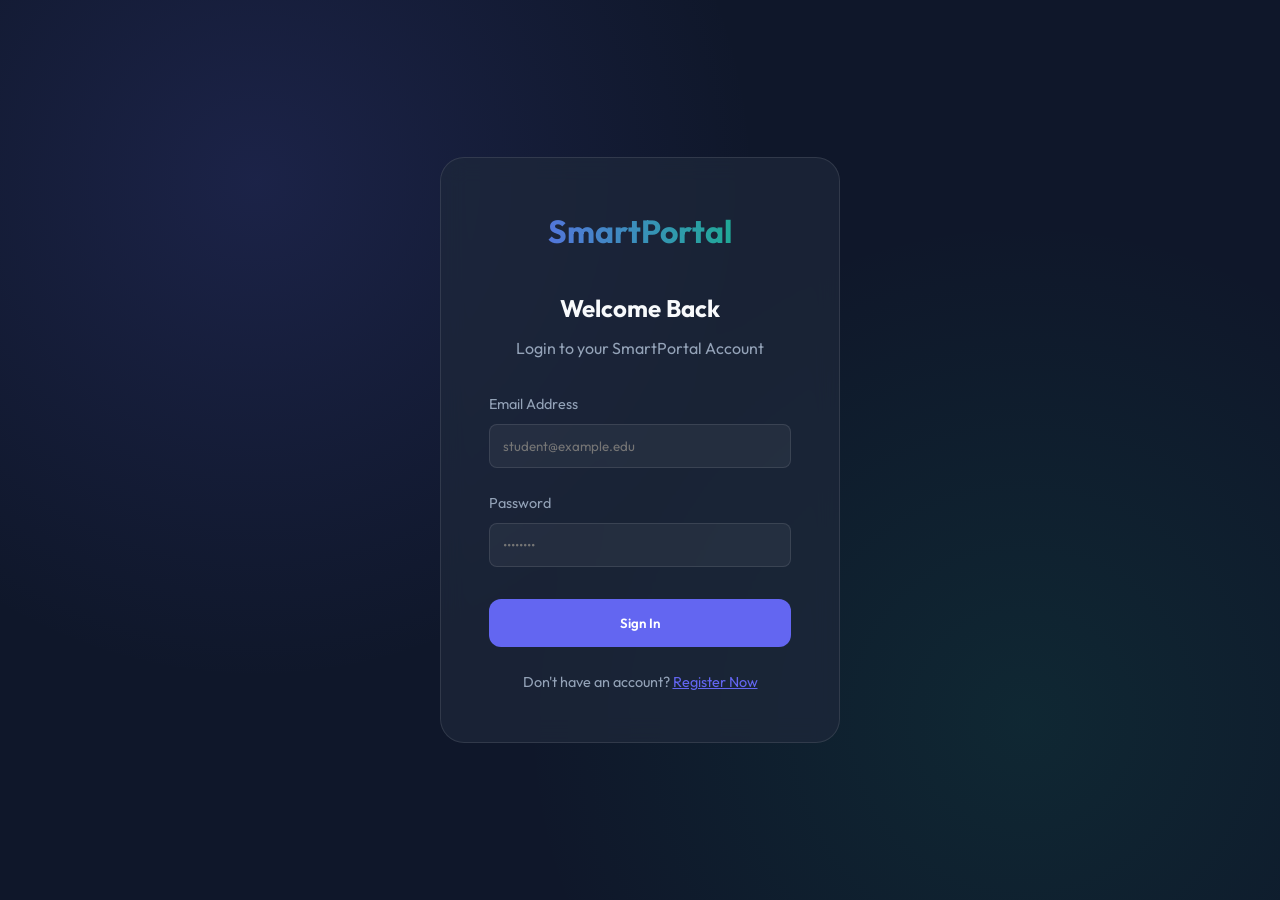
<file: index.html>
<!DOCTYPE html>
<html lang="en">
<head>
    <meta charset="UTF-8">
    <meta name="viewport" content="width=device-width, initial-scale=1.0">
    <title>SmartPortal | Match Your Career</title>
    <meta name="description" content="AI-powered job portal that matches your resume with the perfect job opportunities.">
    <link rel="stylesheet" href="style.css">
    <link rel="stylesheet" href="https://cdnjs.cloudflare.com/ajax/libs/font-awesome/6.4.0/css/all.min.css">
</head>
<body>
    <header>
        <div class="logo">SmartPortal <span style="font-size: 0.8rem; font-weight: 400; opacity: 0.7;">MCA Project</span></div>
        <nav>
            <ul>
                <li><a href="index.html" class="active">Home</a></li>
                <li><a href="dashboard.html">Dashboard</a></li>
                <li><a href="applications.html">Applications</a></li>
                <li><a href="interviews.html">Interviews</a></li>
                <li><a href="ai-assistant.html">AI Assistant</a></li>
                <li><a href="profile.html">Profile</a></li>
            </ul>
        </nav>
        <div class="auth">
            <a href="login.html" class="btn btn-outline">Login</a>
        </div>
    </header>

    <main>
        <section class="hero animate-up">
            <h1>Find Your Dream Job with <span>AI Precision</span></h1>
            <p>The Complete Recruitment Workflow: Login, Setup Profile, Upload Resume, and Match with Top Companies.</p>
            <div class="cta-group">
                <a href="login.html" class="btn btn-primary">Start Your Journey</a>
                <a href="#workflow" class="btn btn-outline">How it Works</a>
            </div>
        </section>

        <section id="upload" class="upload-container animate-up" style="animation-delay: 0.2s; margin-top: 4rem;">
            <div style="text-align: center; margin-bottom: 3rem;">
                <h2 style="font-size: 2.5rem; margin-bottom: 1rem;">Upload Your Resume</h2>
                <p style="color: var(--text-muted);">Let our AI parse your profile and match you with the best opportunities.</p>
            </div>
            
            <div class="glass drop-zone" id="dropZone" style="max-width: 600px; margin: 0 auto;">
                <input type="file" id="fileInput" hidden accept=".pdf,.doc,.docx">
                <i class="fas fa-cloud-upload-alt"></i>
                <h2>Drop Resume Here</h2>
                <p>or click to browse from your device</p>
                <p style="font-size: 0.8rem; margin-top: 1rem; color: var(--text-muted);">Supported formats: PDF, DOCX (Max 5MB)</p>
            </div>
            
            <div id="fileInfo" style="display: none; margin-top: 1.5rem; max-width: 600px; margin-left: auto; margin-right: auto;" class="glass p-4">
                <p id="fileName" style="font-weight: 600;"></p>
                <div class="progress-bar" style="height: 4px; background: var(--glass-border); border-radius: 2px; margin-top: 0.5rem; overflow: hidden;">
                    <div id="progressFill" style="height: 100%; width: 0%; background: var(--primary); transition: 0.3s;"></div>
                </div>
            </div>
        </section>

        <section id="workflow" style="padding: 6rem 10%; text-align: center;" class="animate-up">
            <h2 style="margin-bottom: 3rem;">Student Recruitment Workflow</h2>
            <div style="display: grid; grid-template-columns: repeat(auto-fit, minmax(200px, 1fr)); gap: 2rem;">
                <div class="glass" style="padding: 2rem;">
                    <div style="font-size: 2rem; color: var(--primary); margin-bottom: 1rem;">01</div>
                    <h4>Login</h4>
                    <p style="font-size: 0.85rem; color: var(--text-muted);">Secure access to the portal.</p>
                </div>
                <div class="glass" style="padding: 2rem;">
                    <div style="font-size: 2rem; color: var(--primary); margin-bottom: 1rem;">02</div>
                    <h4>Create Profile</h4>
                    <p style="font-size: 0.85rem; color: var(--text-muted);">Setup your professional identity.</p>
                </div>
                <div class="glass" style="padding: 2rem;">
                    <div style="font-size: 2rem; color: var(--primary); margin-bottom: 1rem;">03</div>
                    <h4>Upload Resume</h4>
                    <p style="font-size: 0.85rem; color: var(--text-muted);">Let AI analyze your skills.</p>
                </div>
                <div class="glass" style="padding: 2rem;">
                    <div style="font-size: 2rem; color: var(--primary); margin-bottom: 1rem;">04</div>
                    <h4>Match & Apply</h4>
                    <p style="font-size: 0.85rem; color: var(--text-muted);">Find high-paying jobs.</p>
                </div>
                <div class="glass" style="padding: 2rem;">
                    <div style="font-size: 2rem; color: var(--primary); margin-bottom: 1rem;">05</div>
                    <h4>Interview</h4>
                    <p style="font-size: 0.85rem; color: var(--text-muted);">Track your progress live.</p>
                </div>
            </div>
        </section>

        <section class="features" id="features" style="padding: 6rem 10%;">
            <div class="stats-grid">
                <div class="glass stat-card">
                    <i class="fas fa-brain" style="color: var(--primary); margin-bottom: 1rem; font-size: 1.5rem;"></i>
                    <h3>AI Matching</h3>
                    <p style="color: var(--text-muted); font-size: 0.9rem;">Advanced NLP to parse your resume and extract key skills.</p>
                </div>
                <div class="glass stat-card">
                    <i class="fas fa-bolt" style="color: var(--accent); margin-bottom: 1rem; font-size: 1.5rem;"></i>
                    <h3>Instant Results</h3>
                    <p style="color: var(--text-muted); font-size: 0.9rem;">Get matched with high-relevance jobs in seconds.</p>
                </div>
                <div class="glass stat-card">
                    <i class="fas fa-chart-line" style="color: #f59e0b; margin-bottom: 1rem; font-size: 1.5rem;"></i>
                    <h3>Career Growth</h3>
                    <p style="color: var(--text-muted); font-size: 0.9rem;">Personalized insights on skill gaps and market trends.</p>
                </div>
            </div>

            <div style="margin-top: 6rem; text-align: center;" class="animate-up">
                <h2 style="margin-bottom: 2rem;">Technology Stack</h2>
                <div style="display: flex; justify-content: center; gap: 1.5rem; flex-wrap: wrap;">
                    <div class="glass" style="padding: 1.5rem; width: 180px;">
                        <i class="fab fa-html5" style="font-size: 2rem; color: #e34f26;"></i>
                        <p style="margin-top: 0.5rem;">HTML5/CSS3</p>
                    </div>
                    <div class="glass" style="padding: 1.5rem; width: 180px;">
                        <i class="fab fa-js" style="font-size: 2rem; color: #f7df1e;"></i>
                        <p style="margin-top: 0.5rem;">JavaScript ES6+</p>
                    </div>
                    <div class="glass" style="padding: 1.5rem; width: 180px;">
                        <i class="fab fa-java" style="font-size: 2rem; color: #007396;"></i>
                        <p style="margin-top: 0.5rem;">Java Spring Boot</p>
                    </div>
                    <div class="glass" style="padding: 1.5rem; width: 180px;">
                        <i class="fas fa-database" style="font-size: 2rem; color: #4479a1;"></i>
                        <p style="margin-top: 0.5rem;">MySQL/PostgreSQL</p>
                    </div>
                </div>
            </div>
        </section>
    </main>

    <script src="script.js"></script>
</body>
</html>
</file>
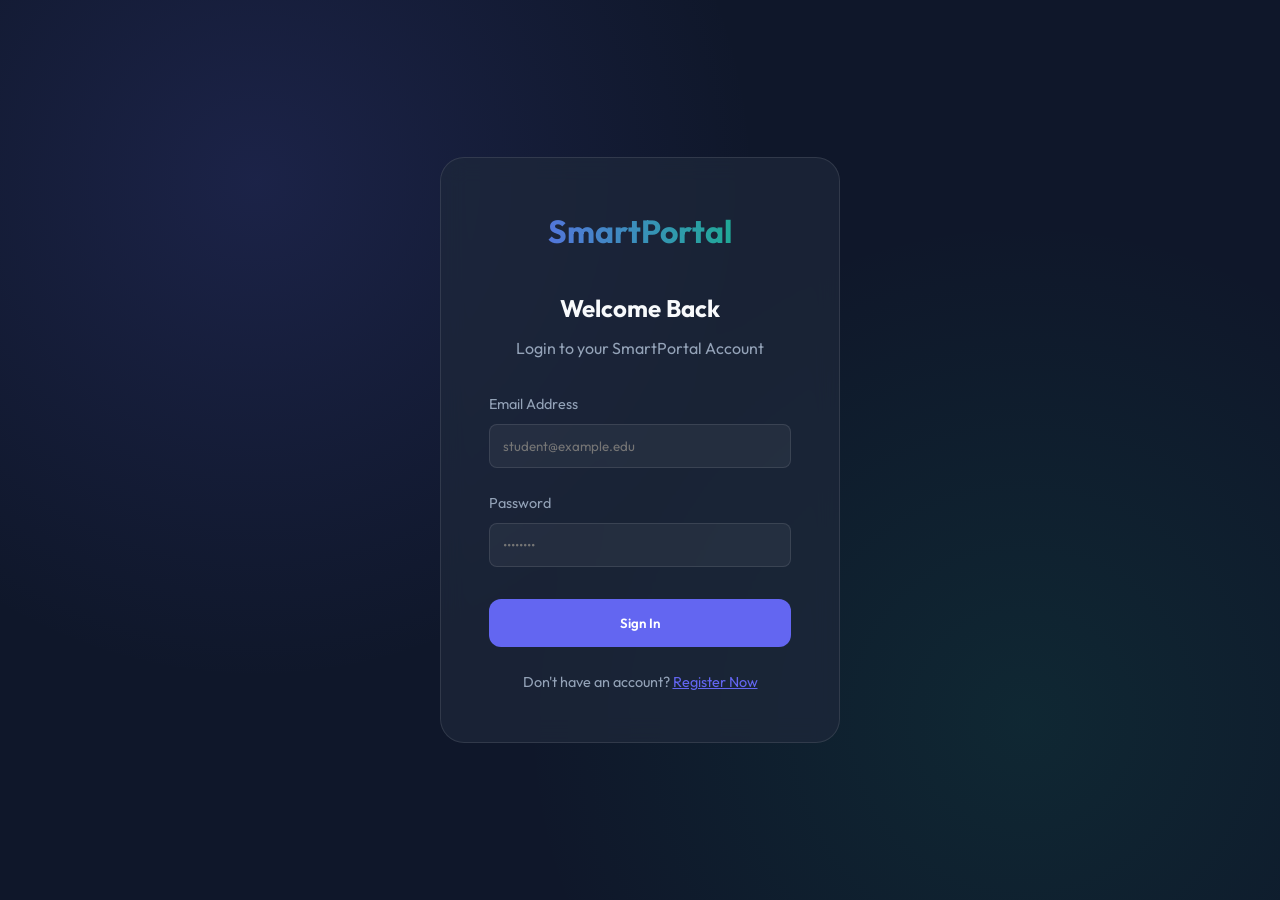
<file: login.html>
<!DOCTYPE html>
<html lang="en">

<head>
    <meta charset="UTF-8">
    <meta name="viewport" content="width=device-width, initial-scale=1.0">
    <title>Login | SmartPortal MCA Project</title>
    <link rel="stylesheet" href="style.css">
    <link rel="stylesheet" href="https://cdnjs.cloudflare.com/ajax/libs/font-awesome/6.4.0/css/all.min.css">
</head>

<body style="display: flex; align-items: center; justify-content: center; min-height: 100vh;">
    <div class="glass" style="width: 100%; max-width: 400px; padding: 3rem; text-align: center;">
        <div class="logo" style="margin-bottom: 2rem; font-size: 2rem;">SmartPortal</div>
        <h2 style="margin-bottom: 0.5rem;">Welcome Back</h2>
        <p style="color: var(--text-muted); margin-bottom: 2rem;">Login to your SmartPortal Account</p>

        <form id="loginForm">
            <div style="text-align: left; margin-bottom: 1.5rem;">
                <label style="display: block; margin-bottom: 0.5rem; font-size: 0.9rem; color: var(--text-muted);">Email
                    Address</label>
                <input type="email" placeholder="student@example.edu" required
                    style="width: 100%; padding: 0.8rem; border-radius: 8px; background: rgba(255,255,255,0.05); border: 1px solid var(--glass-border); color: white; outline: none;">
            </div>
            <div style="text-align: left; margin-bottom: 2rem;">
                <label
                    style="display: block; margin-bottom: 0.5rem; font-size: 0.9rem; color: var(--text-muted);">Password</label>
                <input type="password" placeholder="••••••••" required
                    style="width: 100%; padding: 0.8rem; border-radius: 8px; background: rgba(255,255,255,0.05); border: 1px solid var(--glass-border); color: white; outline: none;">
            </div>
            <button type="submit" class="btn btn-primary" style="width: 100%; padding: 1rem;">Sign In</button>
        </form>

        <p style="margin-top: 1.5rem; font-size: 0.9rem; color: var(--text-muted);">
            Don't have an account? <a href="signup.html" style="color: var(--primary);">Register Now</a>
        </p>
    </div>

    <div id="toast" class="toast">Login Successful!</div>

    <script>
        // Check for success message from signup
        const urlParams = new URLSearchParams(window.location.search);
        if (urlParams.has('success')) {
            const toast = document.getElementById('toast');
            toast.textContent = 'Account Created! Please Login.';
            toast.style.display = 'block';
            toast.style.background = 'var(--accent)';
            setTimeout(() => toast.style.display = 'none', 4000);
        }

        document.getElementById('loginForm').addEventListener('submit', (e) => {
            e.preventDefault();

            const emailInput = document.querySelector('input[type="email"]').value;
            const users = JSON.parse(localStorage.getItem('portalUsers') || '[]');
            const user = users.find(u => u.email === emailInput);

            if (user) {
                sessionStorage.setItem('isLoggedIn', 'true');
                sessionStorage.setItem('currentUser', user.name);
                sessionStorage.setItem('currentUserRole', user.role);

                if (user.role === 'recruiter') {
                    window.location.href = 'recruiter-dashboard.html';
                } else {
                    window.location.href = 'profile.html';
                }
            } else {
                const toast = document.getElementById('toast');
                toast.textContent = 'User not found. Please register first.';
                toast.style.display = 'block';
                toast.style.background = '#ef4444';
                setTimeout(() => toast.style.display = 'none', 4000);
            }
        });
    </script>
</body>

</html>
</file>
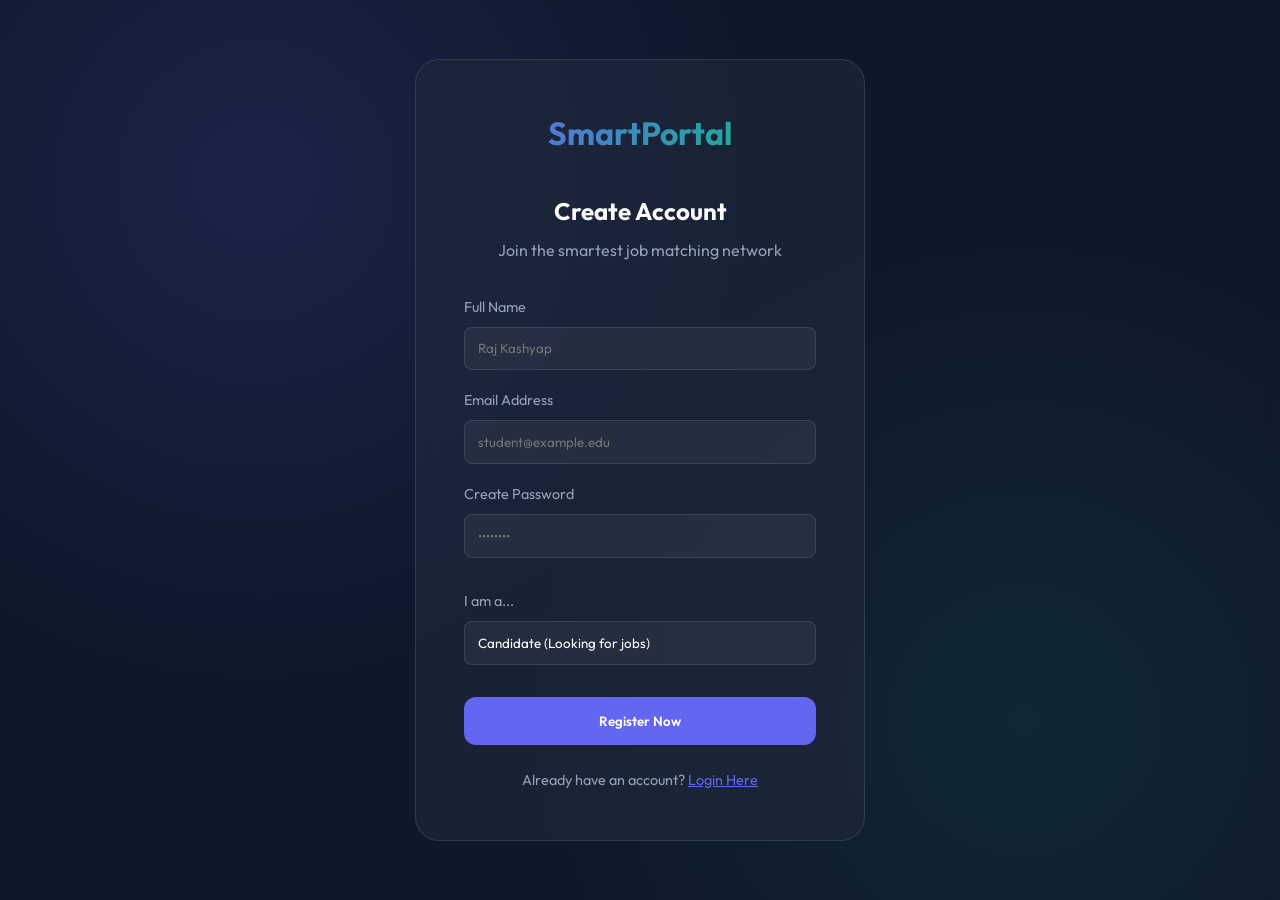
<file: signup.html>
<!DOCTYPE html>
<html lang="en">
<head>
    <meta charset="UTF-8">
    <meta name="viewport" content="width=device-width, initial-scale=1.0">
    <title>Sign Up | SmartPortal</title>
    <link rel="stylesheet" href="style.css">
    <link rel="stylesheet" href="https://cdnjs.cloudflare.com/ajax/libs/font-awesome/6.4.0/css/all.min.css">
</head>
<body style="display: flex; align-items: center; justify-content: center; min-height: 100vh;">
    <div class="glass" style="width: 100%; max-width: 450px; padding: 3rem; text-align: center;">
        <div class="logo" style="margin-bottom: 2rem; font-size: 2rem;">SmartPortal</div>
        <h2 style="margin-bottom: 0.5rem;">Create Account</h2>
        <p style="color: var(--text-muted); margin-bottom: 2rem;">Join the smartest job matching network</p>
        
        <form id="signupForm">
            <div style="text-align: left; margin-bottom: 1.2rem;">
                <label style="display: block; margin-bottom: 0.5rem; font-size: 0.9rem; color: var(--text-muted);">Full Name</label>
                <input type="text" id="signupName" placeholder="Raj Kashyap" required style="width: 100%; padding: 0.8rem; border-radius: 8px; background: rgba(255,255,255,0.05); border: 1px solid var(--glass-border); color: white; outline: none;">
            </div>
            <div style="text-align: left; margin-bottom: 1.2rem;">
                <label style="display: block; margin-bottom: 0.5rem; font-size: 0.9rem; color: var(--text-muted);">Email Address</label>
                <input type="email" id="signupEmail" placeholder="student@example.edu" required style="width: 100%; padding: 0.8rem; border-radius: 8px; background: rgba(255,255,255,0.05); border: 1px solid var(--glass-border); color: white; outline: none;">
            </div>
            <div style="text-align: left; margin-bottom: 2rem;">
                <label style="display: block; margin-bottom: 0.5rem; font-size: 0.9rem; color: var(--text-muted);">Create Password</label>
                <input type="password" id="signupPass" placeholder="••••••••" required style="width: 100%; padding: 0.8rem; border-radius: 8px; background: rgba(255,255,255,0.05); border: 1px solid var(--glass-border); color: white; outline: none;">
            </div>
            <div style="text-align: left; margin-bottom: 2rem;">
                <label style="display: block; margin-bottom: 0.5rem; font-size: 0.9rem; color: var(--text-muted);">I am a...</label>
                <select id="signupRole" style="width: 100%; padding: 0.8rem; border-radius: 8px; background: rgba(255,255,255,0.05); border: 1px solid var(--glass-border); color: white; outline: none; appearance: none;">
                    <option value="candidate" style="color: black;">Candidate (Looking for jobs)</option>
                    <option value="recruiter" style="color: black;">Recruiter (Posting jobs)</option>
                </select>
            </div>
            <button type="submit" class="btn btn-primary" style="width: 100%; padding: 1rem;">Register Now</button>
        </form>
        
        <p style="margin-top: 1.5rem; font-size: 0.9rem; color: var(--text-muted);">
            Already have an account? <a href="login.html" style="color: var(--primary);">Login Here</a>
        </p>
    </div>

    <script>
        document.getElementById('signupForm').addEventListener('submit', (e) => {
            e.preventDefault();
            const name = document.getElementById('signupName').value;
            const email = document.getElementById('signupEmail').value;
            const role = document.getElementById('signupRole').value;
            
            // Simulate database storage
            const users = JSON.parse(localStorage.getItem('portalUsers') || '[]');
            users.push({ name, email, role, date: new Date().toLocaleDateString() });
            localStorage.setItem('portalUsers', JSON.stringify(users));
            sessionStorage.setItem('currentUser', name);
            sessionStorage.setItem('currentUserRole', role);
            
            window.location.href = 'login.html?success=true';
        });
    </script>
</body>
</html>
</file>
<file: style.css>
@import url('https://fonts.googleapis.com/css2?family=Outfit:wght@300;400;600;700&display=swap');

:root {
    --primary: #6366f1;
    --primary-hover: #4f46e5;
    --bg-dark: #0f172a;
    --bg-card: rgba(30, 41, 59, 0.7);
    --text-main: #f8fafc;
    --text-muted: #94a3b8;
    --accent: #10b981;
    --glass-border: rgba(255, 255, 255, 0.1);
    --shadow-lg: 0 10px 25px -5px rgba(0, 0, 0, 0.3), 0 8px 10px -6px rgba(0, 0, 0, 0.3);
}

* {
    margin: 0;
    padding: 0;
    box-sizing: border-box;
    font-family: 'Outfit', sans-serif;
}

body {
    background-color: var(--bg-dark);
    color: var(--text-main);
    line-height: 1.6;
    overflow-x: hidden;
    background-image: 
        radial-gradient(circle at 20% 20%, rgba(99, 102, 241, 0.15) 0%, transparent 40%),
        radial-gradient(circle at 80% 80%, rgba(16, 185, 129, 0.1) 0%, transparent 40%);
    min-height: 100vh;
}

/* Glassmorphism Utility */
.glass {
    background: var(--bg-card);
    backdrop-filter: blur(12px);
    -webkit-backdrop-filter: blur(12px);
    border: 1px solid var(--glass-border);
    border-radius: 24px;
}

/* Header & Nav */
header {
    padding: 1.5rem 10%;
    display: flex;
    justify-content: space-between;
    align-items: center;
    position: fixed;
    width: 100%;
    top: 0;
    z-index: 1000;
    background: rgba(15, 23, 42, 0.8);
    backdrop-filter: blur(8px);
}

.logo {
    font-size: 1.5rem;
    font-weight: 700;
    background: linear-gradient(to right, #6366f1, #10b981);
    -webkit-background-clip: text;
    -webkit-text-fill-color: transparent;
}

nav ul {
    display: flex;
    list-style: none;
    gap: 2rem;
}

nav a {
    text-decoration: none;
    color: var(--text-muted);
    font-weight: 500;
    transition: 0.3s;
}

nav a:hover, nav a.active {
    color: var(--primary);
}

/* Hero Section */
.hero {
    padding: 12rem 10% 6rem;
    text-align: center;
    max-width: 1000px;
    margin: 0 auto;
}

.hero h1 {
    font-size: 4rem;
    line-height: 1.1;
    margin-bottom: 1.5rem;
    font-weight: 700;
}

.hero h1 span {
    color: var(--primary);
}

.hero p {
    color: var(--text-muted);
    font-size: 1.25rem;
    margin-bottom: 3rem;
}

.cta-group {
    display: flex;
    gap: 1rem;
    justify-content: center;
}

.btn {
    padding: 0.8rem 2rem;
    border-radius: 12px;
    font-weight: 600;
    cursor: pointer;
    transition: 0.3s transform, 0.3s background;
    text-decoration: none;
    display: inline-block;
}

.btn:active {
    transform: scale(0.95);
}

.btn-primary {
    background: var(--primary);
    color: white;
    border: none;
}

.btn-primary:hover {
    background: var(--primary-hover);
    box-shadow: 0 0 20px rgba(99, 102, 241, 0.4);
}

.btn-outline {
    background: transparent;
    border: 1px solid var(--glass-border);
    color: var(--text-main);
}

.btn-outline:hover {
    background: rgba(255, 255, 255, 0.05);
}

.btn-applied {
    background: rgba(16, 185, 129, 0.2) !important;
    color: var(--accent) !important;
    border: 1px solid var(--accent) !important;
    cursor: default !important;
}

/* Toast Notification */
.toast {
    position: fixed;
    bottom: 2rem;
    right: 2rem;
    padding: 1rem 2rem;
    background: var(--accent);
    color: white;
    border-radius: 12px;
    box-shadow: var(--shadow-lg);
    display: none;
    z-index: 1001;
    animation: slideIn 0.3s ease forwards;
}

@keyframes slideIn {
    from { transform: translateX(100%); opacity: 0; }
    to { transform: translateX(0); opacity: 1; }
}

/* Profile Section */
.profile-grid {
    display: grid;
    grid-template-columns: 300px 1fr;
    gap: 2rem;
    margin-top: 2rem;
}

.profile-sidebar {
    text-align: center;
    padding: 2rem;
}

.profile-avatar {
    width: 120px;
    height: 120px;
    border-radius: 50%;
    background: var(--primary);
    margin: 0 auto 1.5rem;
    display: flex;
    align-items: center;
    justify-content: center;
    font-size: 3rem;
    font-weight: 700;
    border: 4px solid var(--glass-border);
}

.profile-main {
    padding: 2rem;
}

.info-group {
    margin-bottom: 2rem;
}

.info-group h3 {
    border-bottom: 1px solid var(--glass-border);
    padding-bottom: 0.5rem;
    margin-bottom: 1rem;
    color: var(--primary);
}

.info-row {
    display: flex;
    justify-content: space-between;
    margin-bottom: 0.8rem;
}

.info-label { color: var(--text-muted); }

/* Application Status Badges */
.status-badge {
    padding: 0.3rem 0.8rem;
    border-radius: 99px;
    font-size: 0.8rem;
    font-weight: 600;
}

.status-pending { background: rgba(245, 158, 11, 0.1); color: #f59e0b; }
.status-accepted { background: rgba(16, 185, 129, 0.1); color: var(--accent); }
.status-rejected { background: rgba(239, 68, 68, 0.1); color: #ef4444; }

/* Tech Stack Chips */
.tech-tag {
    background: rgba(255, 255, 255, 0.05);
    padding: 0.2rem 0.6rem;
    border-radius: 4px;
    font-size: 0.8rem;
    margin-right: 0.5rem;
    border: 1px solid var(--glass-border);
}

.pulse {
    animation: pulse-animation 2s infinite;
}

@keyframes pulse-animation {
    0% { opacity: 1; }
    50% { opacity: 0.5; }
    100% { opacity: 1; }
}

.live-indicator {
    display: inline-flex;
    align-items: center;
    gap: 0.5rem;
    font-size: 0.75rem;
    color: var(--accent);
    margin-bottom: 1rem;
}

.live-dot {
    width: 8px;
    height: 8px;
    background: var(--accent);
    border-radius: 50%;
    box-shadow: 0 0 10px var(--accent);
}

/* Upload Section */
.upload-container {
    padding: 4rem 10%;
    max-width: 800px;
    margin: 0 auto;
}

.drop-zone {
    border: 2px dashed var(--glass-border);
    padding: 4rem;
    text-align: center;
    cursor: pointer;
    transition: 0.3s;
}

.drop-zone:hover, .drop-zone.drag-over {
    border-color: var(--primary);
    background: rgba(99, 102, 241, 0.05);
}

.drop-zone i {
    font-size: 3rem;
    color: var(--primary);
    margin-bottom: 1rem;
}

/* Dashboard Styles */
.dashboard-container {
    padding: 8rem 10% 4rem;
}

.stats-grid {
    display: grid;
    grid-template-columns: repeat(auto-fit, minmax(240px, 1fr));
    gap: 1.5rem;
    margin-bottom: 3rem;
}

.stat-card {
    padding: 1.5rem;
}

.stat-card h3 {
    color: var(--text-muted);
    font-size: 0.9rem;
    text-transform: uppercase;
    margin-bottom: 0.5rem;
}

.stat-card .value {
    font-size: 2rem;
    font-weight: 700;
}

.jobs-list {
    display: flex;
    flex-direction: column;
    gap: 1.5rem;
}

.job-card {
    padding: 1.5rem;
    display: flex;
    justify-content: space-between;
    align-items: center;
    transition: 0.3s;
}

.job-card:hover {
    transform: translateY(-5px);
    border-color: var(--primary);
}

.job-info h2 {
    font-size: 1.25rem;
    margin-bottom: 0.25rem;
}

.job-info p {
    color: var(--text-muted);
    font-size: 0.9rem;
}

.match-score {
    text-align: right;
}

.score-badge {
    background: rgba(16, 185, 129, 0.1);
    color: var(--accent);
    padding: 0.4rem 1rem;
    border-radius: 99px;
    font-weight: 600;
    font-size: 0.9rem;
}

/* Dashboard Grid Layout */
.dashboard-grid {
    display: grid;
    grid-template-columns: 1fr 320px;
    gap: 2rem;
    margin-top: 2rem;
}

.sidebar-card {
    padding: 1.5rem;
    height: fit-content;
}

.sidebar-card h3 {
    font-size: 1.1rem;
    margin-bottom: 1rem;
    display: flex;
    align-items: center;
    gap: 0.75rem;
}

.progress-bar-small {
    height: 6px;
    background: var(--glass-border);
    border-radius: 3px;
    overflow: hidden;
}

.progress-bar-small div {
    height: 100%;
    border-radius: 3px;
}

.skill-gap-item {
    margin-bottom: 1.2rem;
}

/* Animations */
@keyframes fadeInUp {
    from { opacity: 0; transform: translateY(20px); }
    to { opacity: 1; transform: translateY(0); }
}

.animate-up {
    animation: fadeInUp 0.8s ease forwards;
}

/* Responsive */
@media (max-width: 1024px) {
    .dashboard-grid {
        grid-template-columns: 1fr;
    }
    
    .sidebar {
        display: grid;
        grid-template-columns: repeat(auto-fit, minmax(300px, 1fr));
        gap: 1.5rem;
    }
}

@media (max-width: 768px) {
    .hero h1 { font-size: 2.5rem; }
    header { padding: 1rem 5%; }
    .job-card { flex-direction: column; align-items: flex-start; gap: 1rem; }
    .match-score { text-align: left; }
    .sidebar { grid-template-columns: 1fr; }
}
/* Custom Modal Overlay */
.modal-overlay {
    position: fixed;
    top: 0;
    left: 0;
    width: 100%;
    height: 100%;
    background: rgba(15, 23, 42, 0.8);
    backdrop-filter: blur(8px);
    display: none;
    align-items: center;
    justify-content: center;
    z-index: 2000;
    opacity: 0;
    transition: opacity 0.3s ease;
}

.modal-content {
    max-width: 450px;
    width: 90%;
    padding: 2.5rem;
    text-align: center;
    transform: scale(0.8);
    transition: transform 0.3s cubic-bezier(0.34, 1.56, 0.64, 1);
}

.modal-overlay.active {
    display: flex;
    opacity: 1;
}

.modal-overlay.active .modal-content {
    transform: scale(1);
}

.modal-icon {
    width: 70px;
    height: 70px;
    border-radius: 50%;
    background: rgba(239, 68, 68, 0.1);
    color: #ef4444;
    font-size: 2rem;
    display: flex;
    align-items: center;
    justify-content: center;
    margin: 0 auto 1.5rem;
}

.modal-title {
    font-size: 1.5rem;
    font-weight: 700;
    margin-bottom: 1rem;
}

.modal-text {
    color: var(--text-muted);
    margin-bottom: 2rem;
}

.modal-actions {
    display: flex;
    gap: 1rem;
}

.modal-actions .btn {
    flex: 1;
    padding: 0.8rem;
}
</file>
